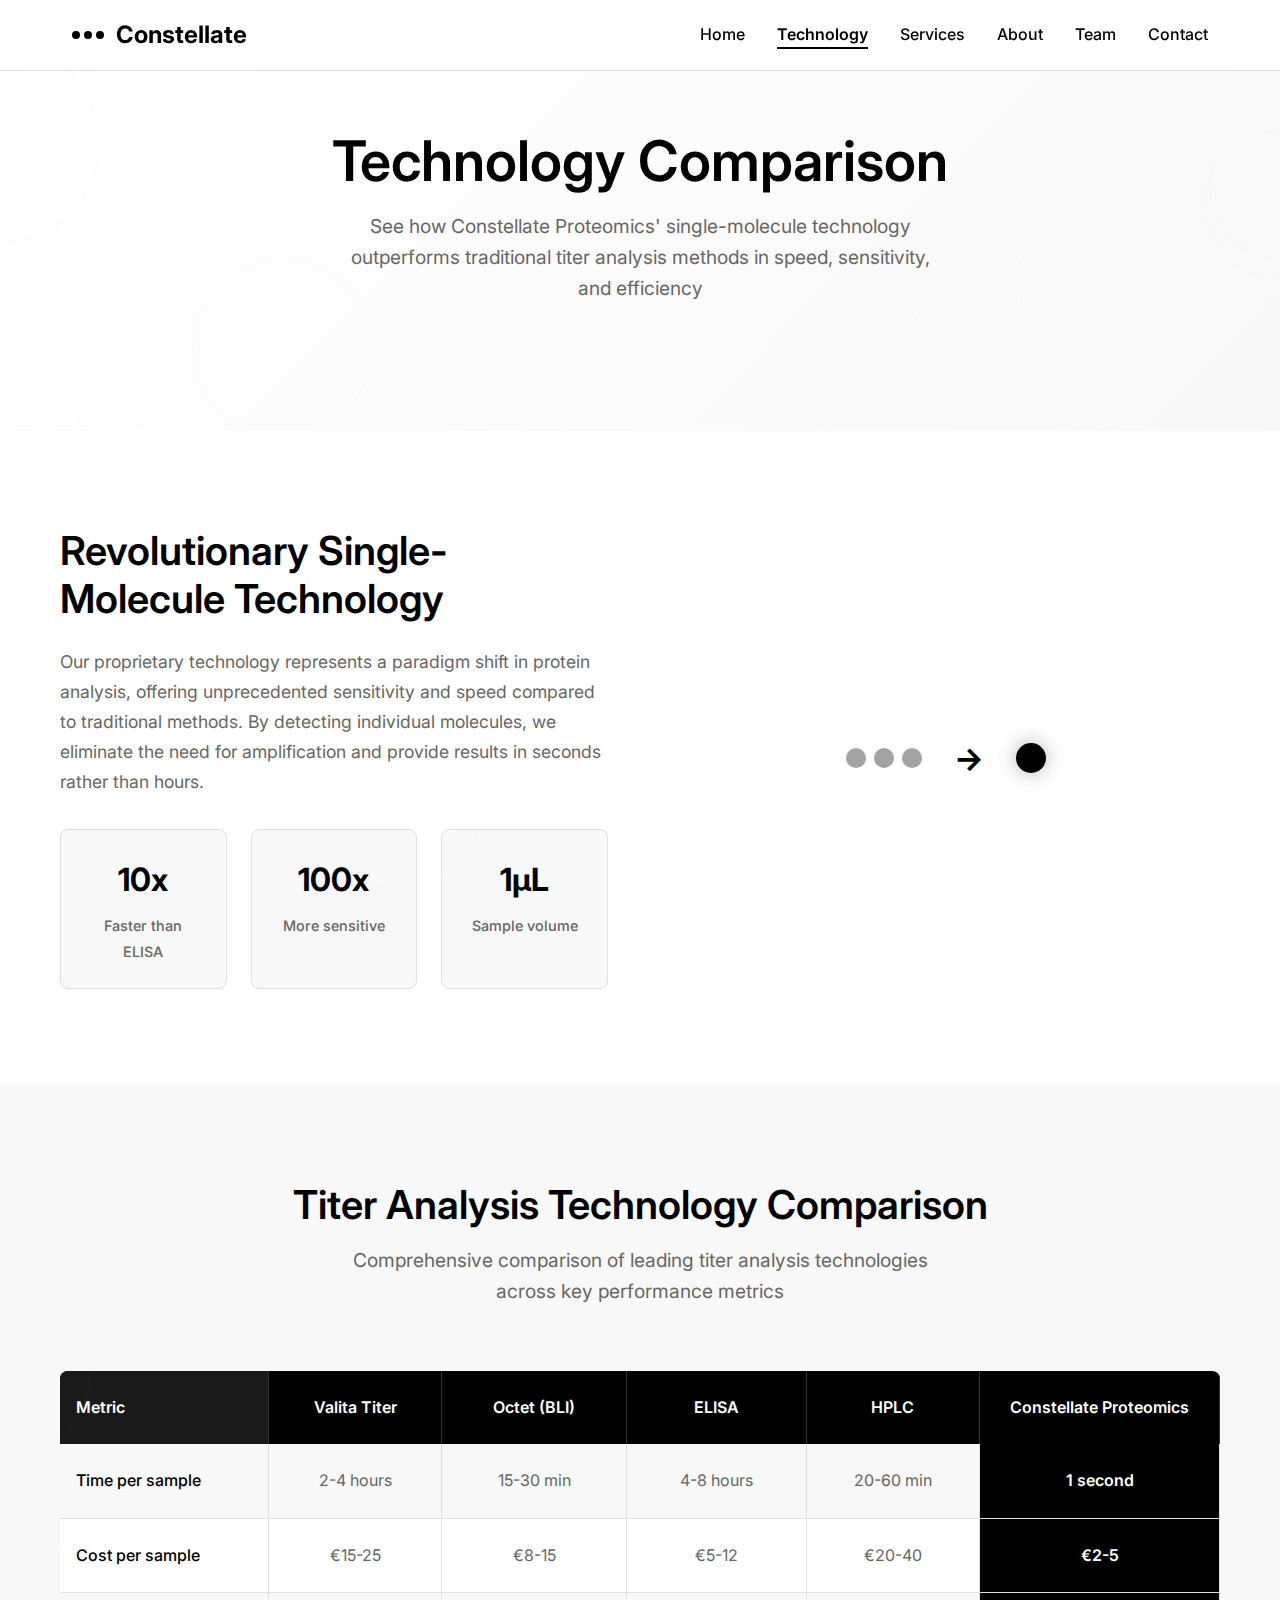
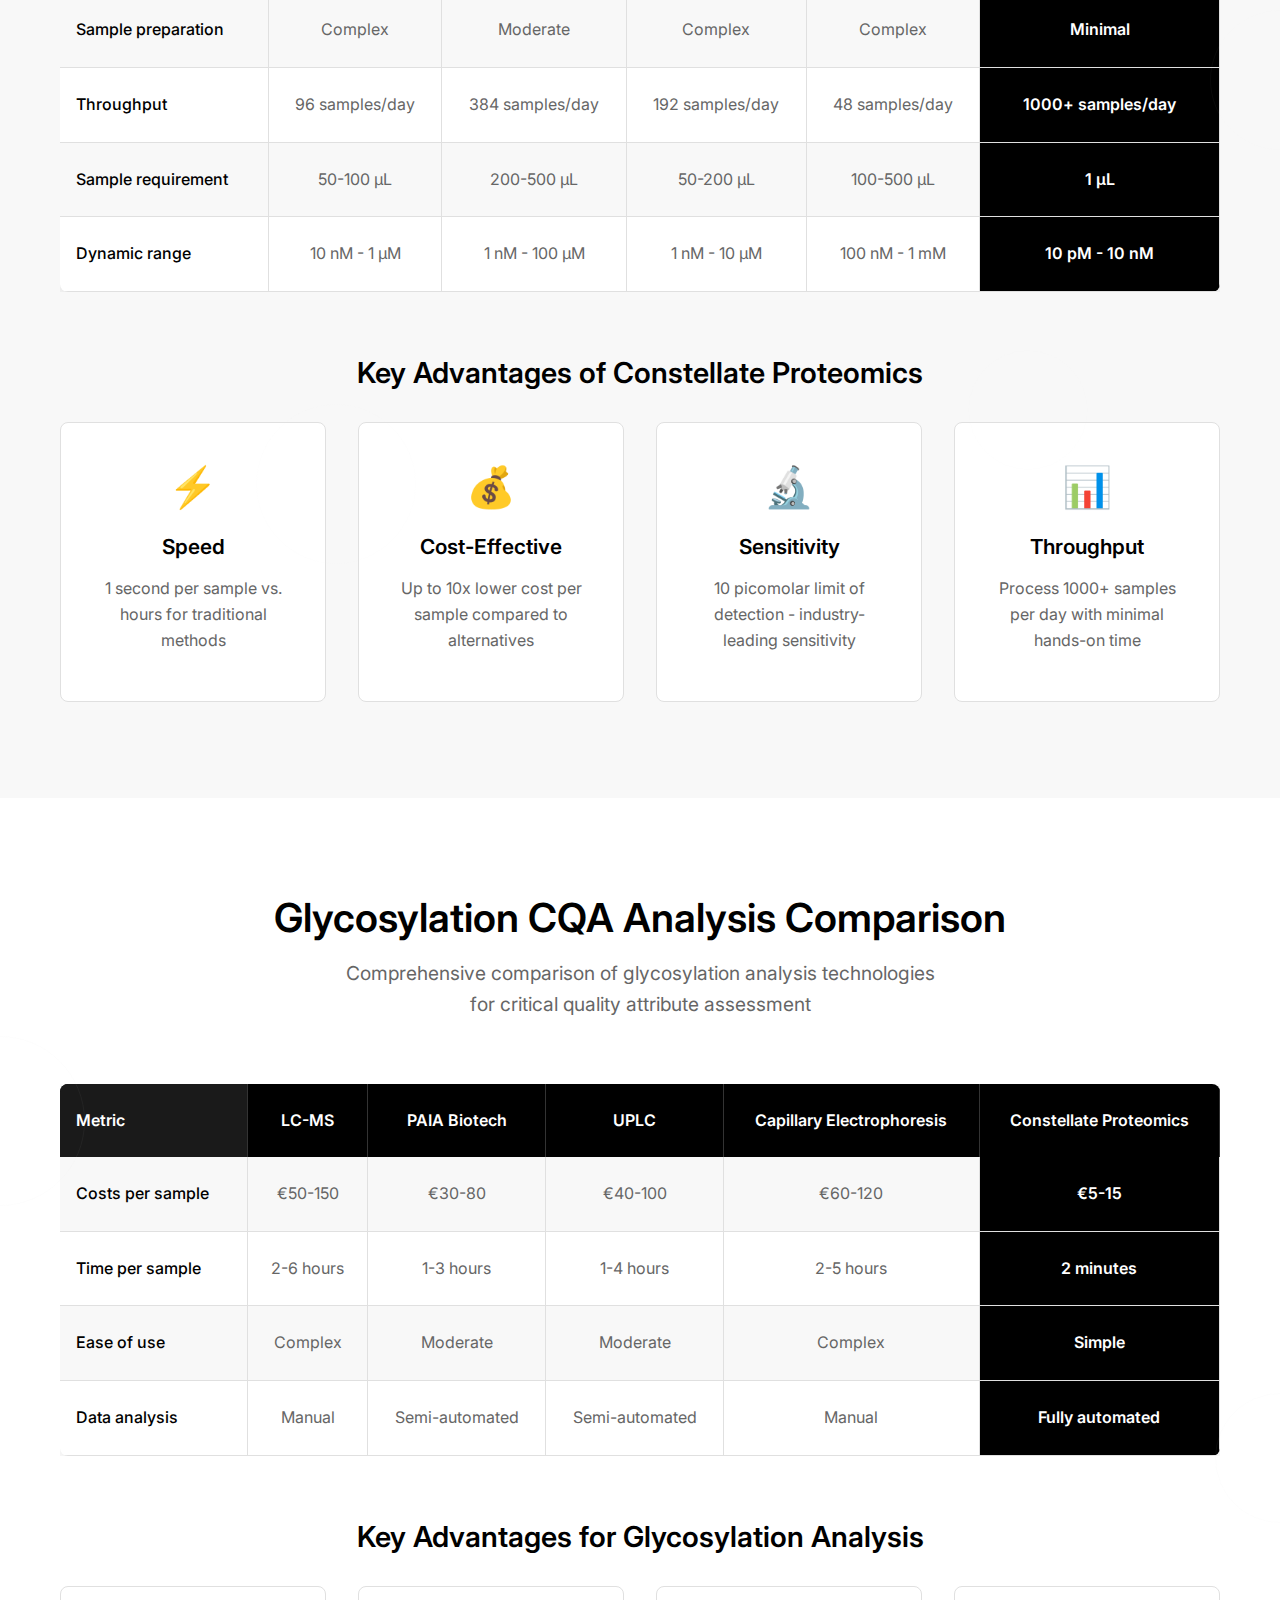
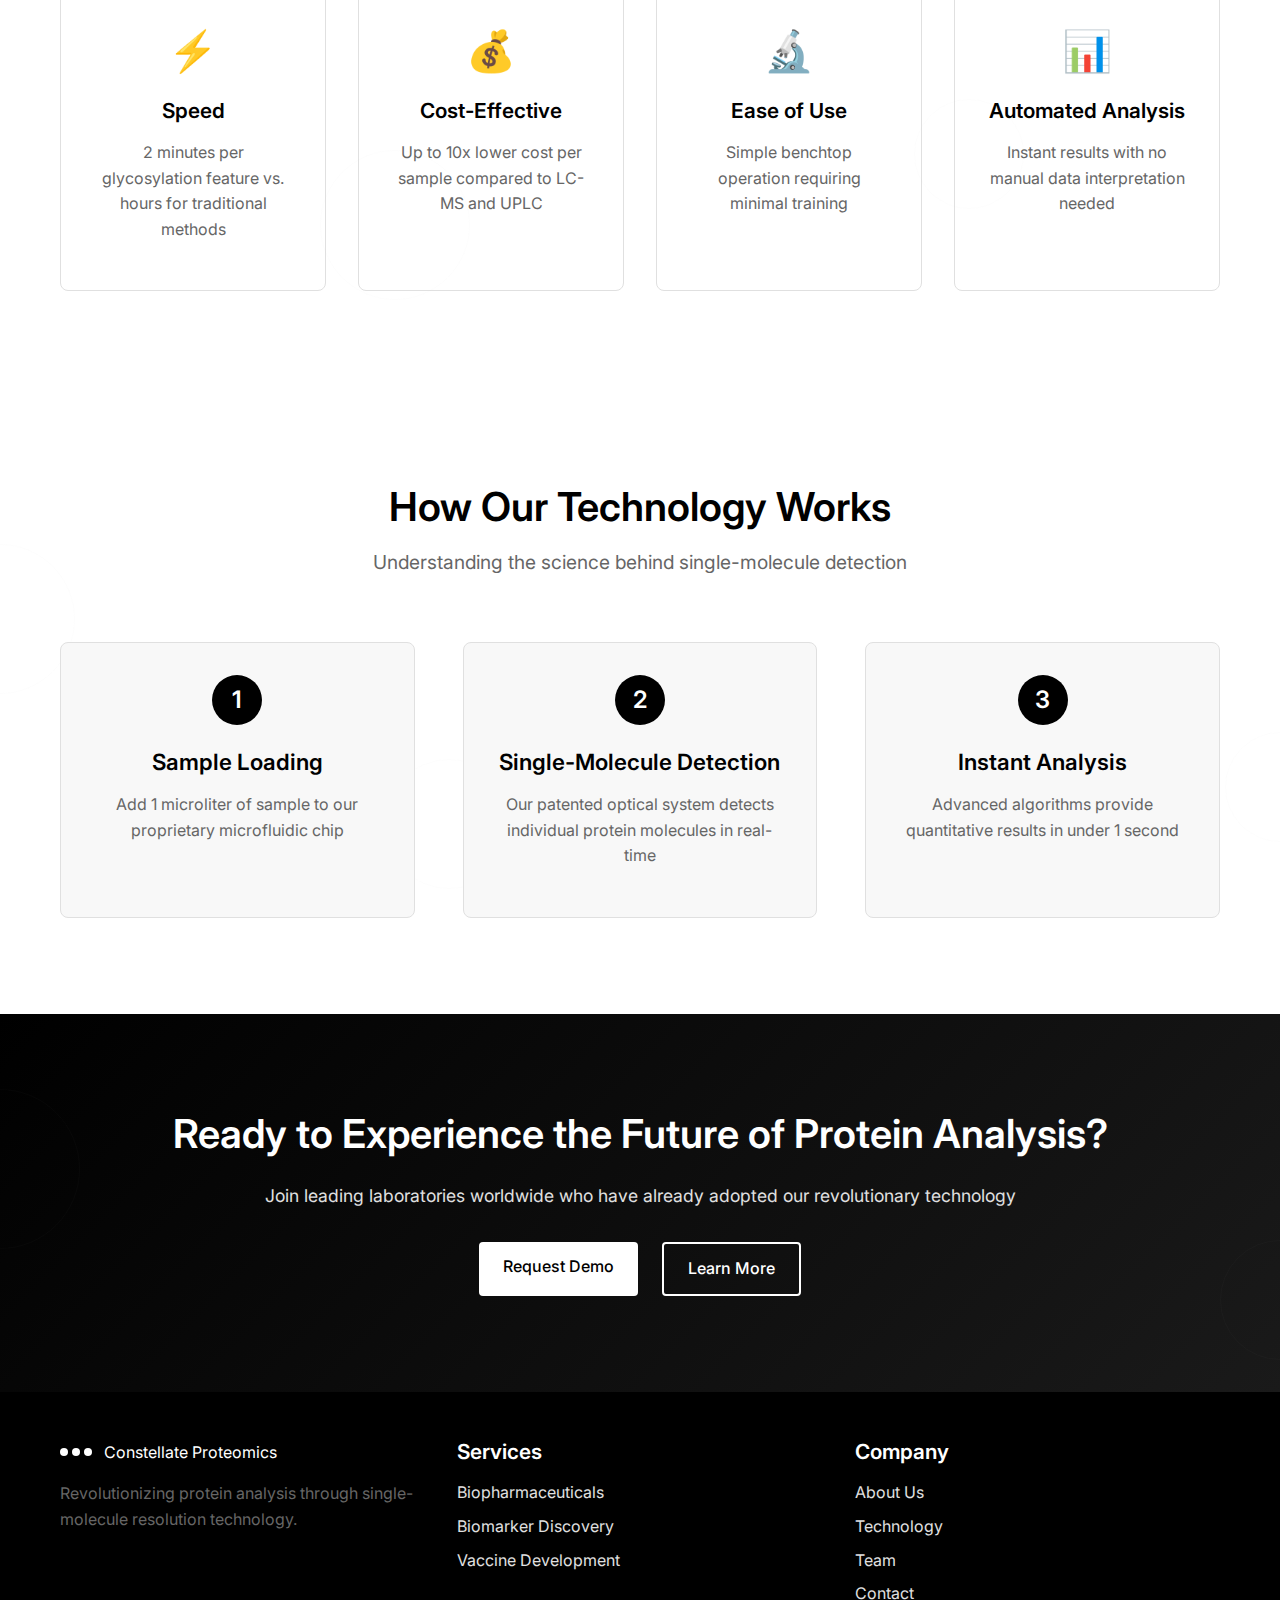
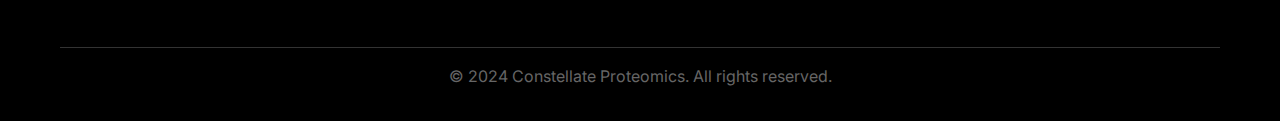
<file: technology.html>
<!DOCTYPE html>
<html lang="en">
<head>
    <meta charset="UTF-8">
    <meta name="viewport" content="width=device-width, initial-scale=1.0">
    <title>Technology Comparison - Constellate Proteomics</title>
    <meta name="description" content="Compare titer analysis technologies: Valita Titer, Octet (BLI), ELISA, HPLC, and Constellate Proteomics. See how our single-molecule technology outperforms traditional methods.">
    <link rel="stylesheet" href="styles.css">
    <link href="https://fonts.googleapis.com/css2?family=Inter:wght@300;400;500;600;700&display=swap" rel="stylesheet">
    <link rel="icon" type="image/svg+xml" href="favicon.svg">
</head>
<body>
    <!-- Navigation -->
    <nav class="navbar">
        <div class="nav-container">
            <div class="nav-logo">
                <div class="logo-molecule">
                    <div class="atom"></div>
                    <div class="atom"></div>
                    <div class="atom"></div>
                </div>
                <span class="logo-text">Constellate</span>
            </div>
            <ul class="nav-menu">
                <li><a href="index.html" class="nav-link">Home</a></li>
                <li><a href="technology.html" class="nav-link active">Technology</a></li>
                <li><a href="index.html#services" class="nav-link">Services</a></li>
                <li><a href="index.html#about" class="nav-link">About</a></li>
                <li><a href="team.html" class="nav-link">Team</a></li>
                <li><a href="index.html#contact" class="nav-link">Contact</a></li>
            </ul>
            <div class="hamburger">
                <span></span>
                <span></span>
                <span></span>
            </div>
        </div>
    </nav>

    <!-- Technology Hero Section -->
    <section class="tech-hero">
        <div class="tech-hero-circle"></div>
        <div class="tech-hero-circle"></div>
        <div class="tech-hero-circle"></div>
        <div class="tech-hero-circle"></div>
        <div class="tech-hero-circle"></div>
        <div class="tech-hero-circle"></div>
        <div class="container">
            <div class="section-header">
                <h1>Technology Comparison</h1>
                <p>See how Constellate Proteomics' single-molecule technology outperforms traditional titer analysis methods in speed, sensitivity, and efficiency</p>
            </div>
        </div>
    </section>

    <!-- Technology Overview Section -->
    <section class="tech-overview">
        <div class="tech-overview-circle"></div>
        <div class="tech-overview-circle"></div>
        <div class="tech-overview-circle"></div>
        <div class="container">
            <div class="tech-overview-content">
                <div class="overview-text">
                    <h2>Revolutionary Single-Molecule Technology</h2>
                    <p>Our proprietary technology represents a paradigm shift in protein analysis, offering unprecedented sensitivity and speed compared to traditional methods. By detecting individual molecules, we eliminate the need for amplification and provide results in seconds rather than hours.</p>
                    <div class="tech-highlights">
                        <div class="highlight-item">
                            <span class="highlight-number">10x</span>
                            <span class="highlight-label">Faster than ELISA</span>
                        </div>
                        <div class="highlight-item">
                            <span class="highlight-number">100x</span>
                            <span class="highlight-label">More sensitive</span>
                        </div>
                        <div class="highlight-item">
                            <span class="highlight-number">1μL</span>
                            <span class="highlight-label">Sample volume</span>
                        </div>
                    </div>
                </div>
                <div class="overview-visual">
                    <div class="molecule-comparison">
                        <div class="molecule-group">
                            <div class="molecule-item"></div>
                            <div class="molecule-item"></div>
                            <div class="molecule-item"></div>
                        </div>
                        <div class="comparison-arrow">→</div>
                        <div class="single-molecule">
                            <div class="molecule-single"></div>
                        </div>
                    </div>
                </div>
            </div>
        </div>
    </section>

    <!-- Comparison Table Section -->
    <section class="comparison-section">
        <div class="comparison-circle"></div>
        <div class="comparison-circle"></div>
        <div class="comparison-circle"></div>
        <div class="comparison-circle"></div>
        <div class="container">
            <div class="section-header">
                <h2>Titer Analysis Technology Comparison</h2>
                <p>Comprehensive comparison of leading titer analysis technologies across key performance metrics</p>
            </div>
            
            <div class="comparison-table-wrapper">
                <div class="comparison-table">
                    <div class="table-header">
                        <div class="metric-header">Metric</div>
                        <div class="tech-header">Valita Titer</div>
                        <div class="tech-header">Octet (BLI)</div>
                        <div class="tech-header">ELISA</div>
                        <div class="tech-header">HPLC</div>
                        <div class="tech-header">Constellate Proteomics</div>
                    </div>
                    
                    <div class="table-row">
                        <div class="metric-cell">Time per sample</div>
                        <div class="tech-cell">2-4 hours</div>
                        <div class="tech-cell">15-30 min</div>
                        <div class="tech-cell">4-8 hours</div>
                        <div class="tech-cell">20-60 min</div>
                        <div class="tech-cell highlight-cell">1 second</div>
                    </div>
                    
                    <div class="table-row">
                        <div class="metric-cell">Cost per sample</div>
                        <div class="tech-cell">€15-25</div>
                        <div class="tech-cell">€8-15</div>
                        <div class="tech-cell">€5-12</div>
                        <div class="tech-cell">€20-40</div>
                        <div class="tech-cell highlight-cell">€2-5</div>
                    </div>
                    
                    <div class="table-row">
                        <div class="metric-cell">Sample preparation</div>
                        <div class="tech-cell">Complex</div>
                        <div class="tech-cell">Moderate</div>
                        <div class="tech-cell">Complex</div>
                        <div class="tech-cell">Complex</div>
                        <div class="tech-cell highlight-cell">Minimal</div>
                    </div>
                    
                    <div class="table-row">
                        <div class="metric-cell">Throughput</div>
                        <div class="tech-cell">96 samples/day</div>
                        <div class="tech-cell">384 samples/day</div>
                        <div class="tech-cell">192 samples/day</div>
                        <div class="tech-cell">48 samples/day</div>
                        <div class="tech-cell highlight-cell">1000+ samples/day</div>
                    </div>
                    
                    <div class="table-row">
                        <div class="metric-cell">Sample requirement</div>
                        <div class="tech-cell">50-100 μL</div>
                        <div class="tech-cell">200-500 μL</div>
                        <div class="tech-cell">50-200 μL</div>
                        <div class="tech-cell">100-500 μL</div>
                        <div class="tech-cell highlight-cell">1 μL</div>
                    </div>
                    
                    <div class="table-row">
                        <div class="metric-cell">Dynamic range</div>
                        <div class="tech-cell">10 nM - 1 μM</div>
                        <div class="tech-cell">1 nM - 100 μM</div>
                        <div class="tech-cell">1 nM - 10 μM</div>
                        <div class="tech-cell">100 nM - 1 mM</div>
                        <div class="tech-cell highlight-cell">10 pM - 10 nM</div>
                    </div>
                </div>
            </div>
            
            <div class="comparison-notes">
                <h3>Key Advantages of Constellate Proteomics</h3>
                <div class="advantages-grid">
                    <div class="advantage-item">
                        <div class="advantage-icon">⚡</div>
                        <h4>Speed</h4>
                        <p>1 second per sample vs. hours for traditional methods</p>
                    </div>
                    <div class="advantage-item">
                        <div class="advantage-icon">💰</div>
                        <h4>Cost-Effective</h4>
                        <p>Up to 10x lower cost per sample compared to alternatives</p>
                    </div>
                    <div class="advantage-item">
                        <div class="advantage-icon">🔬</div>
                        <h4>Sensitivity</h4>
                        <p>10 picomolar limit of detection - industry-leading sensitivity</p>
                    </div>
                    <div class="advantage-item">
                        <div class="advantage-icon">📊</div>
                        <h4>Throughput</h4>
                        <p>Process 1000+ samples per day with minimal hands-on time</p>
                    </div>
                </div>
            </div>
        </div>
    </section>

    <!-- Glycosylation CQA Analysis Comparison Section -->
    <section class="glycosylation-comparison">
        <div class="glycosylation-circle"></div>
        <div class="glycosylation-circle"></div>
        <div class="glycosylation-circle"></div>
        <div class="glycosylation-circle"></div>
        <div class="container">
            <div class="section-header">
                <h2>Glycosylation CQA Analysis Comparison</h2>
                <p>Comprehensive comparison of glycosylation analysis technologies for critical quality attribute assessment</p>
            </div>
            
            <div class="comparison-table-wrapper">
                <div class="comparison-table">
                    <div class="table-header">
                        <div class="metric-header">Metric</div>
                        <div class="tech-header">LC-MS</div>
                        <div class="tech-header">PAIA Biotech</div>
                        <div class="tech-header">UPLC</div>
                        <div class="tech-header">Capillary Electrophoresis</div>
                        <div class="tech-header">Constellate Proteomics</div>
                    </div>
                    
                    <div class="table-row">
                        <div class="metric-cell">Costs per sample</div>
                        <div class="tech-cell">€50-150</div>
                        <div class="tech-cell">€30-80</div>
                        <div class="tech-cell">€40-100</div>
                        <div class="tech-cell">€60-120</div>
                        <div class="tech-cell highlight-cell">€5-15</div>
                    </div>
                    
                    <div class="table-row">
                        <div class="metric-cell">Time per sample</div>
                        <div class="tech-cell">2-6 hours</div>
                        <div class="tech-cell">1-3 hours</div>
                        <div class="tech-cell">1-4 hours</div>
                        <div class="tech-cell">2-5 hours</div>
                        <div class="tech-cell highlight-cell">2 minutes</div>
                    </div>
                    
                    <div class="table-row">
                        <div class="metric-cell">Ease of use</div>
                        <div class="tech-cell">Complex</div>
                        <div class="tech-cell">Moderate</div>
                        <div class="tech-cell">Moderate</div>
                        <div class="tech-cell">Complex</div>
                        <div class="tech-cell highlight-cell">Simple</div>
                    </div>
                    
                    <div class="table-row">
                        <div class="metric-cell">Data analysis</div>
                        <div class="tech-cell">Manual</div>
                        <div class="tech-cell">Semi-automated</div>
                        <div class="tech-cell">Semi-automated</div>
                        <div class="tech-cell">Manual</div>
                        <div class="tech-cell highlight-cell">Fully automated</div>
                    </div>
                </div>
            </div>
            
            <div class="comparison-notes">
                <h3>Key Advantages for Glycosylation Analysis</h3>
                <div class="advantages-grid">
                    <div class="advantage-item">
                        <div class="advantage-icon">⚡</div>
                        <h4>Speed</h4>
                        <p>2 minutes per glycosylation feature vs. hours for traditional methods</p>
                    </div>
                    <div class="advantage-item">
                        <div class="advantage-icon">💰</div>
                        <h4>Cost-Effective</h4>
                        <p>Up to 10x lower cost per sample compared to LC-MS and UPLC</p>
                    </div>
                    <div class="advantage-item">
                        <div class="advantage-icon">🔬</div>
                        <h4>Ease of Use</h4>
                        <p>Simple benchtop operation requiring minimal training</p>
                    </div>
                    <div class="advantage-item">
                        <div class="advantage-icon">📊</div>
                        <h4>Automated Analysis</h4>
                        <p>Instant results with no manual data interpretation needed</p>
                    </div>
                </div>
            </div>
        </div>
    </section>

    <!-- Technology Details Section -->
    <section class="tech-details">
        <div class="tech-details-circle"></div>
        <div class="tech-details-circle"></div>
        <div class="tech-details-circle"></div>
        <div class="container">
            <div class="section-header">
                <h2>How Our Technology Works</h2>
                <p>Understanding the science behind single-molecule detection</p>
            </div>
            
            <div class="tech-process">
                <div class="process-step">
                    <div class="step-number">1</div>
                    <h3>Sample Loading</h3>
                    <p>Add 1 microliter of sample to our proprietary microfluidic chip</p>
                </div>
                <div class="process-step">
                    <div class="step-number">2</div>
                    <h3>Single-Molecule Detection</h3>
                    <p>Our patented optical system detects individual protein molecules in real-time</p>
                </div>
                <div class="process-step">
                    <div class="step-number">3</div>
                    <h3>Instant Analysis</h3>
                    <p>Advanced algorithms provide quantitative results in under 1 second</p>
                </div>
            </div>
        </div>
    </section>

    <!-- CTA Section -->
    <section class="tech-cta">
        <div class="tech-cta-circle"></div>
        <div class="tech-cta-circle"></div>
        <div class="container">
            <div class="cta-content">
                <h2>Ready to Experience the Future of Protein Analysis?</h2>
                <p>Join leading laboratories worldwide who have already adopted our revolutionary technology</p>
                <div class="cta-buttons">
                    <a href="index.html#contact" class="btn btn-primary">Request Demo</a>
                    <a href="index.html#technology" class="btn btn-secondary">Learn More</a>
                </div>
            </div>
        </div>
    </section>

    <!-- Footer -->
    <footer class="footer">
        <div class="container">
            <div class="footer-content">
                <div class="footer-section">
                    <div class="footer-logo">
                        <div class="logo-molecule">
                            <div class="atom"></div>
                            <div class="atom"></div>
                            <div class="atom"></div>
                        </div>
                        <span>Constellate Proteomics</span>
                    </div>
                    <p>Revolutionizing protein analysis through single-molecule resolution technology.</p>
                </div>
                <div class="footer-section">
                    <h4>Services</h4>
                    <ul>
                        <li><a href="index.html#services">Biopharmaceuticals</a></li>
                        <li><a href="index.html#services">Biomarker Discovery</a></li>
                        <li><a href="index.html#services">Vaccine Development</a></li>
                    </ul>
                </div>
                <div class="footer-section">
                    <h4>Company</h4>
                    <ul>
                        <li><a href="index.html#about">About Us</a></li>
                        <li><a href="technology.html">Technology</a></li>
                        <li><a href="team.html">Team</a></li>
                        <li><a href="index.html#contact">Contact</a></li>
                    </ul>
                </div>
            </div>
            <div class="footer-bottom">
                <p>&copy; 2024 Constellate Proteomics. All rights reserved.</p>
            </div>
        </div>
    </footer>

    <script src="script.js"></script>
</body>
</html>
</file>
<file: styles.css>
/* Reset and Base Styles */
* {
    margin: 0;
    padding: 0;
    box-sizing: border-box;
}

:root {
    --primary-black: #000000;
    --secondary-black: #1a1a1a;
    --primary-white: #ffffff;
    --secondary-white: #f8f8f8;
    --accent-gray: #666666;
    --light-gray: #e0e0e0;
    --border-gray: #333333;
}

body {
    font-family: 'Inter', -apple-system, BlinkMacSystemFont, 'Segoe UI', Roboto, sans-serif;
    line-height: 1.6;
    color: var(--primary-black);
    background-color: var(--primary-white);
    overflow-x: hidden;
}

.container {
    max-width: 1200px;
    margin: 0 auto;
    padding: 0 20px;
}

/* Typography */
h1, h2, h3, h4, h5, h6 {
    font-weight: 600;
    line-height: 1.2;
    margin-bottom: 1rem;
}

h1 { font-size: 3.5rem; }
h2 { font-size: 2.5rem; }
h3 { font-size: 1.8rem; }
h4 { font-size: 1.3rem; }

p {
    margin-bottom: 1rem;
    color: var(--accent-gray);
}

/* Buttons */
.btn {
    display: inline-block;
    padding: 12px 24px;
    text-decoration: none;
    border-radius: 4px;
    font-weight: 500;
    transition: all 0.3s ease;
    border: none;
    cursor: pointer;
    font-size: 1rem;
}

.btn-primary {
    background-color: var(--primary-black);
    color: var(--primary-white);
}

.btn-primary:hover {
    background-color: var(--secondary-black);
    transform: translateY(-2px);
}

.btn-secondary {
    background-color: transparent;
    color: var(--primary-black);
    border: 2px solid var(--primary-black);
}

.btn-secondary:hover {
    background-color: var(--primary-black);
    color: var(--primary-white);
}

/* Navigation */
.navbar {
    position: fixed;
    top: 0;
    width: 100%;
    background-color: rgba(255, 255, 255, 0.95);
    backdrop-filter: blur(10px);
    z-index: 1000;
    border-bottom: 1px solid var(--light-gray);
}

.nav-container {
    display: flex;
    justify-content: space-between;
    align-items: center;
    padding: 1rem 2rem;
    max-width: 1200px;
    margin: 0 auto;
}

.nav-logo {
    display: flex;
    align-items: center;
    gap: 12px;
}

.logo-molecule {
    display: flex;
    gap: 4px;
}

.atom {
    width: 8px;
    height: 8px;
    background-color: var(--primary-black);
    border-radius: 50%;
    animation: pulse 2s infinite;
}

.atom:nth-child(2) {
    animation-delay: 0.5s;
}

.atom:nth-child(3) {
    animation-delay: 1s;
}

@keyframes pulse {
    0%, 100% { transform: scale(1); opacity: 1; }
    50% { transform: scale(1.2); opacity: 0.7; }
}

.logo-text {
    font-size: 1.5rem;
    font-weight: 700;
    color: var(--primary-black);
}

.nav-menu {
    display: flex;
    list-style: none;
    gap: 2rem;
}

.nav-link {
    text-decoration: none;
    color: var(--primary-black);
    font-weight: 500;
    transition: color 0.3s ease;
    position: relative;
}

.nav-link:hover {
    color: var(--accent-gray);
}

.nav-link::after {
    content: '';
    position: absolute;
    bottom: -5px;
    left: 0;
    width: 0;
    height: 2px;
    background-color: var(--primary-black);
    transition: width 0.3s ease;
}

.nav-link:hover::after {
    width: 100%;
}

.hamburger {
    display: none;
    flex-direction: column;
    cursor: pointer;
}

.hamburger span {
    width: 25px;
    height: 3px;
    background-color: var(--primary-black);
    margin: 3px 0;
    transition: 0.3s;
}

/* Hero Section */
.hero {
    position: relative;
    min-height: 100vh;
    display: flex;
    align-items: center;
    background: linear-gradient(135deg, var(--primary-white) 0%, var(--secondary-white) 100%);
    overflow: hidden;
}

/* Additional Background Animated Elements */
.background-circles {
    position: absolute;
    top: 0;
    left: 0;
    width: 100%;
    height: 100%;
    pointer-events: none;
    z-index: 1;
}

.circle-element {
    position: absolute;
    border: 1px solid var(--light-gray);
    border-radius: 50%;
    opacity: 0.08;
    animation: circleFloat 8s ease-in-out infinite;
}

.circle-element:nth-child(1) {
    width: 80px;
    height: 80px;
    top: 15%;
    left: 5%;
    animation-delay: 0s;
}

.circle-element:nth-child(2) {
    width: 120px;
    height: 120px;
    top: 70%;
    right: 8%;
    animation-delay: 1.5s;
}

.circle-element:nth-child(3) {
    width: 60px;
    height: 60px;
    top: 30%;
    left: 70%;
    animation-delay: 3s;
}

.circle-element:nth-child(4) {
    width: 100px;
    height: 100px;
    bottom: 25%;
    left: 15%;
    animation-delay: 4.5s;
}

.circle-element:nth-child(5) {
    width: 140px;
    height: 140px;
    top: 85%;
    right: 25%;
    animation-delay: 6s;
}

.circle-element:nth-child(6) {
    width: 70px;
    height: 70px;
    bottom: 15%;
    right: 5%;
    animation-delay: 2s;
}

.circle-element:nth-child(7) {
    width: 90px;
    height: 90px;
    top: 50%;
    left: 25%;
    animation-delay: 5.5s;
}

.circle-element:nth-child(8) {
    width: 110px;
    height: 110px;
    top: 10%;
    right: 35%;
    animation-delay: 3.5s;
}

@keyframes circleFloat {
    0%, 100% { 
        transform: translateY(0px) scale(1) rotate(0deg); 
        opacity: 0.08;
    }
    25% { 
        transform: translateY(-15px) scale(1.1) rotate(90deg); 
        opacity: 0.12;
    }
    50% { 
        transform: translateY(-25px) scale(0.9) rotate(180deg); 
        opacity: 0.15;
    }
    75% { 
        transform: translateY(-10px) scale(1.05) rotate(270deg); 
        opacity: 0.1;
    }
}

.hero-background {
    position: absolute;
    top: 0;
    left: 0;
    width: 100%;
    height: 100%;
    z-index: 1;
}

.molecule-grid {
    position: absolute;
    top: 0;
    left: 0;
    width: 100%;
    height: 100%;
    opacity: 0.1;
}

.molecule {
    position: absolute;
    width: 100px;
    height: 100px;
    border: 2px solid var(--border-gray);
    border-radius: 50%;
    animation: float 6s ease-in-out infinite;
}

.molecule:nth-child(1) {
    top: 20%;
    left: 10%;
    animation-delay: 0s;
}

.molecule:nth-child(2) {
    top: 60%;
    right: 15%;
    animation-delay: 2s;
}

.molecule:nth-child(3) {
    top: 40%;
    left: 60%;
    animation-delay: 4s;
}

.molecule:nth-child(4) {
    bottom: 30%;
    left: 20%;
    animation-delay: 1s;
}

.molecule:nth-child(5) {
    top: 80%;
    right: 40%;
    animation-delay: 3s;
}

.molecule:nth-child(6) {
    bottom: 20%;
    right: 10%;
    animation-delay: 5s;
}

@keyframes float {
    0%, 100% { transform: translateY(0px) rotate(0deg); }
    50% { transform: translateY(-20px) rotate(180deg); }
}

.hero-content {
    position: relative;
    z-index: 2;
    width: 100%;
}

.hero-title {
    font-size: 4rem;
    margin-bottom: 1.5rem;
    line-height: 1.1;
}

.highlight {
    background: linear-gradient(45deg, var(--primary-black), var(--accent-gray));
    -webkit-background-clip: text;
    -webkit-text-fill-color: transparent;
    background-clip: text;
}

.hero-subtitle {
    font-size: 1.3rem;
    max-width: 600px;
    margin-bottom: 2rem;
    color: var(--accent-gray);
}

.hero-cta {
    display: flex;
    gap: 1rem;
    flex-wrap: wrap;
}

/* Funding Partners Section */
.funding-partners {
    padding: 4rem 0;
    background-color: var(--primary-white);
    border-top: 1px solid var(--light-gray);
    border-bottom: 1px solid var(--light-gray);
}

/* Partners Section */
.partners {
    padding: 4rem 0;
    background-color: var(--secondary-white);
    border-bottom: 1px solid var(--light-gray);
}

.partners-grid {
    display: grid;
    grid-template-columns: repeat(auto-fit, minmax(180px, 1fr));
    gap: 2rem;
    margin-top: 2rem;
}

.partner-logo {
    text-align: center;
    transition: transform 0.3s ease;
}

.partner-logo:hover {
    transform: translateY(-5px);
}

.partners .logo-placeholder {
    width: 140px;
    height: 100px;
    background-color: var(--primary-white);
    border: 2px solid var(--light-gray);
    border-radius: 8px;
    display: flex;
    align-items: center;
    justify-content: center;
    font-size: 1rem;
    font-weight: 600;
    color: var(--primary-black);
    margin: 0 auto 1rem;
    transition: all 0.3s ease;
}

.partner-logo:hover .logo-placeholder {
    border-color: var(--primary-black);
    background-color: var(--primary-black);
    color: var(--primary-white);
    transform: scale(1.05);
}

.partner-logo p {
    font-size: 0.85rem;
    color: var(--accent-gray);
    font-weight: 500;
}

.funding-logos {
    display: flex;
    justify-content: center;
    align-items: center;
    gap: 3rem;
    flex-wrap: wrap;
    margin-top: 2rem;
}

.funding-logo {
    text-align: center;
    transition: transform 0.3s ease;
}

.funding-logo:hover {
    transform: translateY(-5px);
}

.logo-placeholder {
    width: 120px;
    height: 80px;
    background-color: var(--secondary-white);
    border: 2px solid var(--light-gray);
    border-radius: 8px;
    display: flex;
    align-items: center;
    justify-content: center;
    font-size: 1.2rem;
    font-weight: 600;
    color: var(--primary-black);
    margin-bottom: 1rem;
    transition: all 0.3s ease;
}

.funding-logo:hover .logo-placeholder {
    border-color: var(--primary-black);
    background-color: var(--primary-black);
    color: var(--primary-white);
    transform: scale(1.05);
}

.funding-logo p {
    font-size: 0.9rem;
    color: var(--accent-gray);
    font-weight: 500;
}

.funding-logo-img {
    width: 120px;
    height: 80px;
    object-fit: contain;
    margin-bottom: 1rem;
    transition: all 0.3s ease;
}

.funding-logo:hover .funding-logo-img {
    transform: scale(1.05);
}

/* Section Headers */
.section-header {
    text-align: center;
    margin-bottom: 4rem;
}

.section-header h2 {
    margin-bottom: 1rem;
}

.section-header p {
    font-size: 1.2rem;
    max-width: 600px;
    margin: 0 auto;
}

/* Technology Section */
.technology {
    padding: 6rem 0;
    background-color: var(--secondary-white);
    position: relative;
    overflow: hidden;
}

.technology::before {
    content: '';
    position: absolute;
    top: 0;
    left: 0;
    width: 100%;
    height: 100%;
    pointer-events: none;
}

.tech-circle {
    position: absolute;
    border: 1px solid var(--light-gray);
    border-radius: 50%;
    opacity: 0.06;
    animation: techCircleFloat 10s ease-in-out infinite;
}

.tech-circle:nth-child(1) {
    width: 150px;
    height: 150px;
    top: 20%;
    left: -75px;
    animation-delay: 0s;
}

.tech-circle:nth-child(2) {
    width: 100px;
    height: 100px;
    top: 60%;
    right: -50px;
    animation-delay: 3s;
}

.tech-circle:nth-child(3) {
    width: 80px;
    height: 80px;
    bottom: 30%;
    left: 10%;
    animation-delay: 6s;
}

.tech-circle:nth-child(4) {
    width: 120px;
    height: 120px;
    top: 10%;
    right: 15%;
    animation-delay: 2s;
}

@keyframes techCircleFloat {
    0%, 100% { 
        transform: translateX(0px) scale(1) rotate(0deg); 
        opacity: 0.06;
    }
    33% { 
        transform: translateX(20px) scale(1.1) rotate(120deg); 
        opacity: 0.1;
    }
    66% { 
        transform: translateX(-15px) scale(0.9) rotate(240deg); 
        opacity: 0.08;
    }
}

/* Technology Features Section */
.technology-features {
    padding: 6rem 0;
    background-color: var(--primary-white);
    border-top: 1px solid var(--light-gray);
    border-bottom: 1px solid var(--light-gray);
    position: relative;
    overflow: hidden;
}

.tech-features-bg {
    position: absolute;
    top: 0;
    left: 0;
    width: 100%;
    height: 100%;
    pointer-events: none;
    z-index: 1;
}

.molecule-float {
    position: absolute;
    width: 60px;
    height: 60px;
    border: 2px solid var(--light-gray);
    border-radius: 50%;
    opacity: 0.1;
    animation: moleculeFloat 15s ease-in-out infinite;
}

.molecule-float:nth-child(1) {
    top: 20%;
    left: 10%;
    animation-delay: 0s;
}

.molecule-float:nth-child(2) {
    top: 60%;
    right: 15%;
    animation-delay: 5s;
}

.molecule-float:nth-child(3) {
    bottom: 30%;
    left: 20%;
    animation-delay: 10s;
}

@keyframes moleculeFloat {
    0%, 100% { 
        transform: translateY(0px) rotate(0deg) scale(1); 
        opacity: 0.1;
    }
    50% { 
        transform: translateY(-30px) rotate(180deg) scale(1.1); 
        opacity: 0.15;
    }
}

.features-wrap {
    max-width: 1200px;
    margin: 0 auto;
    position: relative;
    z-index: 2;
}

.features-grid {
    display: grid;
    grid-template-columns: repeat(auto-fit, minmax(300px, 1fr));
    gap: 1.5rem;
}

.feature-card {
    background-color: var(--secondary-white);
    padding: 1.5rem;
    border-radius: 12px;
    border: 1px solid var(--light-gray);
    transition: all 0.3s ease;
    text-align: center;
    position: relative;
    overflow: hidden;
}

.feature-card::before {
    content: '';
    position: absolute;
    top: 0;
    left: -100%;
    width: 100%;
    height: 100%;
    background: linear-gradient(90deg, transparent, rgba(0,0,0,0.05), transparent);
    transition: left 0.5s ease;
}

.feature-card:hover::before {
    left: 100%;
}

.feature-card:hover {
    transform: translateY(-8px);
    box-shadow: 0 20px 40px rgba(0, 0, 0, 0.1);
    border-color: var(--primary-black);
}

.feature-icon {
    width: 80px;
    height: 80px;
    margin: 0 auto 1.5rem;
    display: flex;
    align-items: center;
    justify-content: center;
}

.molecule-icon-large {
    display: flex;
    gap: 4px;
}

.atom-large {
    width: 16px;
    height: 16px;
    background-color: var(--primary-black);
    border-radius: 50%;
    animation: pulse 2s infinite;
}

.atom-large:nth-child(2) {
    animation-delay: 0.5s;
}

.atom-large:nth-child(3) {
    animation-delay: 1s;
}

.droplet-icon {
    width: 60px;
    height: 60px;
    background: radial-gradient(circle at 30% 30%, var(--primary-black) 0%, var(--primary-black) 40%, transparent 40%);
    border-radius: 50% 50% 50% 5px;
    transform: rotate(-45deg);
}

.button-icon {
    width: 60px;
    height: 60px;
    background-color: var(--primary-black);
    border-radius: 8px;
    position: relative;
}

.button-icon::before {
    content: '';
    position: absolute;
    top: 50%;
    left: 50%;
    width: 20px;
    height: 20px;
    background-color: var(--primary-white);
    border-radius: 50%;
    transform: translate(-50%, -50%);
}

.clock-icon {
    width: 60px;
    height: 60px;
    border: 3px solid var(--primary-black);
    border-radius: 50%;
    position: relative;
}

.clock-icon::before {
    content: '';
    position: absolute;
    top: 50%;
    left: 50%;
    width: 2px;
    height: 20px;
    background-color: var(--primary-black);
    transform: translate(-50%, -50%);
}

.clock-icon::after {
    content: '';
    position: absolute;
    top: 50%;
    left: 50%;
    width: 2px;
    height: 15px;
    background-color: var(--primary-black);
    transform: translate(-50%, -50%) rotate(90deg);
}

.range-icon {
    width: 60px;
    height: 60px;
    background: linear-gradient(45deg, var(--primary-black) 0%, var(--accent-gray) 50%, var(--primary-black) 100%);
    border-radius: 8px;
    position: relative;
}

.range-icon::before {
    content: '';
    position: absolute;
    top: 50%;
    left: 50%;
    width: 40px;
    height: 2px;
    background-color: var(--primary-white);
    transform: translate(-50%, -50%);
}

.sensitivity-icon {
    width: 60px;
    height: 60px;
    background: radial-gradient(circle, var(--primary-black) 0%, var(--primary-black) 30%, transparent 30%);
    border-radius: 50%;
    position: relative;
}

.sensitivity-icon::before {
    content: '';
    position: absolute;
    top: 50%;
    left: 50%;
    width: 30px;
    height: 30px;
    border: 2px solid var(--primary-black);
    border-radius: 50%;
    transform: translate(-50%, -50%);
}

.glycan-icon {
    width: 60px;
    height: 60px;
    background: radial-gradient(circle, var(--primary-black) 0%, var(--primary-black) 25%, transparent 25%);
    border-radius: 50%;
    position: relative;
}

.glycan-icon::before,
.glycan-icon::after {
    content: '';
    position: absolute;
    width: 15px;
    height: 15px;
    background-color: var(--accent-gray);
    border-radius: 50%;
}

.glycan-icon::before {
    top: 0;
    left: 50%;
    transform: translateX(-50%);
}

.glycan-icon::after {
    bottom: 0;
    left: 50%;
    transform: translateX(-50%);
}

.award-icon {
    width: 60px;
    height: 60px;
    background-color: var(--primary-black);
    border-radius: 8px;
    position: relative;
}

.award-icon::before {
    content: '★';
    position: absolute;
    top: 50%;
    left: 50%;
    color: var(--primary-white);
    font-size: 2rem;
    transform: translate(-50%, -50%);
}

.speed-icon {
    width: 60px;
    height: 60px;
    background-color: var(--primary-black);
    border-radius: 50%;
    position: relative;
}

.speed-icon::before {
    content: '';
    position: absolute;
    top: 50%;
    left: 50%;
    width: 0;
    height: 0;
    border-left: 20px solid var(--primary-white);
    border-top: 10px solid transparent;
    border-bottom: 10px solid transparent;
    transform: translate(-50%, -50%);
}

.feature-card h3 {
    font-size: 1.2rem;
    margin-bottom: 1rem;
    color: var(--primary-black);
}

.feature-card p {
    font-size: 0.95rem;
    line-height: 1.6;
    color: var(--accent-gray);
    margin: 0;
}

.device-intro {
    font-size: 1.1rem;
    max-width: 800px;
    margin: 0 auto 2rem;
    color: var(--accent-gray);
    line-height: 1.6;
}

.tech-description {
    font-size: 1.1rem;
    max-width: 700px;
    margin: 0 auto 1rem;
    color: var(--accent-gray);
    line-height: 1.6;
}

.features-wrap {
    max-width: 1100px;
    margin: 0 auto;
}

.features-list {
    display: grid;
    grid-template-columns: repeat(2, minmax(0, 1fr));
    gap: 1.25rem 2rem;
    list-style: none;
    font-size: 1.05rem;
}

.features-list li {
    position: relative;
    padding-left: 1.5rem;
    color: var(--accent-gray);
}

.features-list li::before {
    content: '';
    position: absolute;
    left: 0;
    top: 0.6rem;
    width: 8px;
    height: 8px;
    border-radius: 50%;
    background-color: var(--primary-black);
}

.features-list strong {
    color: var(--primary-black);
}

.tech-grid {
    display: grid;
    grid-template-columns: repeat(auto-fit, minmax(300px, 1fr));
    gap: 2rem;
}

.tech-card {
    background-color: var(--primary-white);
    padding: 2rem;
    border-radius: 8px;
    text-align: center;
    border: 1px solid var(--light-gray);
    transition: transform 0.3s ease, box-shadow 0.3s ease;
}

.tech-card:hover {
    transform: translateY(-5px);
    box-shadow: 0 10px 30px rgba(0, 0, 0, 0.1);
}

.tech-icon {
    width: 80px;
    height: 80px;
    margin: 0 auto 1.5rem;
    display: flex;
    align-items: center;
    justify-content: center;
}

.dna-helix {
    width: 60px;
    height: 60px;
    border: 3px solid var(--primary-black);
    border-radius: 50%;
    position: relative;
    animation: rotate 4s linear infinite;
}

.dna-helix::before {
    content: '';
    position: absolute;
    top: 50%;
    left: 50%;
    width: 40px;
    height: 40px;
    border: 2px solid var(--accent-gray);
    border-radius: 50%;
    transform: translate(-50%, -50%);
}

@keyframes rotate {
    from { transform: rotate(0deg); }
    to { transform: rotate(360deg); }
}

.microscope {
    width: 60px;
    height: 60px;
    border: 3px solid var(--primary-black);
    border-radius: 50%;
    position: relative;
}

.microscope::before {
    content: '';
    position: absolute;
    top: 50%;
    left: 50%;
    width: 30px;
    height: 30px;
    border: 2px solid var(--accent-gray);
    border-radius: 50%;
    transform: translate(-50%, -50%);
}

.glycan {
    width: 60px;
    height: 60px;
    background: radial-gradient(circle, var(--primary-black) 30%, transparent 30%);
    position: relative;
}

.glycan::before,
.glycan::after {
    content: '';
    position: absolute;
    width: 20px;
    height: 20px;
    background-color: var(--accent-gray);
    border-radius: 50%;
}

.glycan::before {
    top: 0;
    left: 50%;
    transform: translateX(-50%);
}

.glycan::after {
    bottom: 0;
    left: 50%;
    transform: translateX(-50%);
}

/* Services Section */
.services {
    padding: 6rem 0;
    position: relative;
    overflow: hidden;
}

.service-circle {
    position: absolute;
    border: 1px solid var(--light-gray);
    border-radius: 50%;
    opacity: 0.05;
    animation: serviceCircleFloat 12s ease-in-out infinite;
}

.service-circle:nth-child(1) {
    width: 90px;
    height: 90px;
    top: 15%;
    left: 5%;
    animation-delay: 0s;
}

.service-circle:nth-child(2) {
    width: 130px;
    height: 130px;
    top: 70%;
    right: 8%;
    animation-delay: 4s;
}

.service-circle:nth-child(3) {
    width: 70px;
    height: 70px;
    bottom: 20%;
    left: 15%;
    animation-delay: 8s;
}

.service-circle:nth-child(4) {
    width: 110px;
    height: 110px;
    top: 40%;
    right: 20%;
    animation-delay: 2s;
}

@keyframes serviceCircleFloat {
    0%, 100% { 
        transform: translateY(0px) scale(1) rotate(0deg); 
        opacity: 0.05;
    }
    25% { 
        transform: translateY(-20px) scale(1.15) rotate(90deg); 
        opacity: 0.08;
    }
    50% { 
        transform: translateY(-30px) scale(0.85) rotate(180deg); 
        opacity: 0.12;
    }
    75% { 
        transform: translateY(-15px) scale(1.05) rotate(270deg); 
        opacity: 0.06;
    }
}

.services-grid {
    display: grid;
    grid-template-columns: repeat(auto-fit, minmax(350px, 1fr));
    gap: 2rem;
}

.service-card {
    background-color: var(--secondary-white);
    padding: 2rem;
    border-radius: 8px;
    border-left: 4px solid var(--primary-black);
    transition: transform 0.3s ease;
}

.service-card:hover {
    transform: translateX(5px);
}

.service-card h3 {
    color: var(--primary-black);
    margin-bottom: 1rem;
}

.service-card ul {
    list-style: none;
    margin-top: 1rem;
}

.service-card li {
    padding: 0.5rem 0;
    border-bottom: 1px solid var(--light-gray);
    position: relative;
    padding-left: 1.5rem;
}

.service-card li::before {
    content: '•';
    position: absolute;
    left: 0;
    color: var(--primary-black);
    font-weight: bold;
}

/* About Section */
.about {
    padding: 6rem 0;
    background-color: var(--secondary-white);
    position: relative;
    overflow: hidden;
}

.about-circle {
    position: absolute;
    border: 1px solid var(--light-gray);
    border-radius: 50%;
    opacity: 0.04;
    animation: aboutCircleFloat 15s ease-in-out infinite;
}

.about-circle:nth-child(1) {
    width: 160px;
    height: 160px;
    top: 10%;
    left: -80px;
    animation-delay: 0s;
}

.about-circle:nth-child(2) {
    width: 120px;
    height: 120px;
    top: 80%;
    right: -60px;
    animation-delay: 5s;
}

.about-circle:nth-child(3) {
    width: 100px;
    height: 100px;
    bottom: 15%;
    left: 20%;
    animation-delay: 10s;
}

@keyframes aboutCircleFloat {
    0%, 100% { 
        transform: translateX(0px) scale(1) rotate(0deg); 
        opacity: 0.04;
    }
    33% { 
        transform: translateX(30px) scale(1.2) rotate(120deg); 
        opacity: 0.08;
    }
    66% { 
        transform: translateX(-20px) scale(0.8) rotate(240deg); 
        opacity: 0.06;
    }
}

.about-content {
    display: grid;
    grid-template-columns: 1fr 1fr;
    gap: 4rem;
    align-items: center;
}

.achievements {
    display: grid;
    grid-template-columns: repeat(3, 1fr);
    gap: 1rem;
    margin-top: 2rem;
}

.achievement {
    text-align: center;
    padding: 1rem;
    background-color: var(--primary-white);
    border-radius: 8px;
    border: 1px solid var(--light-gray);
}

.achievement-number {
    display: block;
    font-size: 1.5rem;
    font-weight: 700;
    color: var(--primary-black);
}

.achievement-label {
    font-size: 0.9rem;
    color: var(--accent-gray);
}

.about-visual {
    display: flex;
    justify-content: center;
    align-items: center;
}

.protein-structure {
    position: relative;
    width: 200px;
    height: 200px;
}

.protein-chain {
    position: absolute;
    width: 60px;
    height: 60px;
    border: 3px solid var(--primary-black);
    border-radius: 50%;
    animation: proteinFloat 4s ease-in-out infinite;
}

.protein-chain:nth-child(1) {
    top: 0;
    left: 50%;
    transform: translateX(-50%);
    animation-delay: 0s;
}

.protein-chain:nth-child(2) {
    top: 50%;
    right: 0;
    transform: translateY(-50%);
    animation-delay: 1.3s;
}

.protein-chain:nth-child(3) {
    bottom: 0;
    left: 50%;
    transform: translateX(-50%);
    animation-delay: 2.6s;
}

@keyframes proteinFloat {
    0%, 100% { transform: translateY(0px) scale(1); }
    50% { transform: translateY(-10px) scale(1.1); }
}

/* Contact Section */
.contact {
    padding: 6rem 0;
}

.contact-content {
    display: grid;
    grid-template-columns: 1fr 1fr;
    gap: 4rem;
}

.contact-info {
    display: flex;
    flex-direction: column;
    gap: 2rem;
}

.contact-item {
    display: flex;
    gap: 1rem;
    align-items: flex-start;
}

.contact-icon {
    font-size: 1.5rem;
    width: 40px;
    height: 40px;
    display: flex;
    align-items: center;
    justify-content: center;
    background-color: var(--secondary-white);
    border-radius: 50%;
}

.contact-form {
    display: flex;
    flex-direction: column;
    gap: 1rem;
}

.form-group input,
.form-group textarea {
    width: 100%;
    padding: 12px;
    border: 2px solid var(--light-gray);
    border-radius: 4px;
    font-family: inherit;
    font-size: 1rem;
    transition: border-color 0.3s ease;
}

.form-group input:focus,
.form-group textarea:focus {
    outline: none;
    border-color: var(--primary-black);
}

/* Footer */
.footer {
    background-color: var(--primary-black);
    color: var(--primary-white);
    padding: 3rem 0 1rem;
}

.footer-content {
    display: grid;
    grid-template-columns: repeat(auto-fit, minmax(250px, 1fr));
    gap: 2rem;
    margin-bottom: 2rem;
}

.footer-logo {
    display: flex;
    align-items: center;
    gap: 12px;
    margin-bottom: 1rem;
}

.footer-logo .logo-molecule .atom {
    background-color: var(--primary-white);
}

.footer-section h4 {
    margin-bottom: 1rem;
    color: var(--primary-white);
}

.footer-section ul {
    list-style: none;
}

.footer-section ul li {
    margin-bottom: 0.5rem;
}

.footer-section ul li a {
    color: var(--light-gray);
    text-decoration: none;
    transition: color 0.3s ease;
}

.footer-section ul li a:hover {
    color: var(--primary-white);
}

.footer-bottom {
    border-top: 1px solid var(--border-gray);
    padding-top: 1rem;
    text-align: center;
    color: var(--light-gray);
}

/* Team Page Styles */
.team-hero {
    padding: 8rem 0 4rem;
    background-color: var(--secondary-white);
    text-align: center;
    position: relative;
    overflow: hidden;
}

.team-hero-circle {
    position: absolute;
    border: 1px solid var(--light-gray);
    border-radius: 50%;
    opacity: 0.06;
    animation: teamHeroCircleFloat 18s ease-in-out infinite;
}

.team-hero-circle:nth-child(1) {
    width: 180px;
    height: 180px;
    top: 15%;
    left: -90px;
    animation-delay: 0s;
}

.team-hero-circle:nth-child(2) {
    width: 140px;
    height: 140px;
    top: 60%;
    right: -70px;
    animation-delay: 6s;
}

.team-hero-circle:nth-child(3) {
    width: 100px;
    height: 100px;
    bottom: 25%;
    left: 20%;
    animation-delay: 12s;
}

.team-hero-circle:nth-child(4) {
    width: 160px;
    height: 160px;
    top: 45%;
    left: 10%;
    animation-delay: 3s;
}

.team-hero-circle:nth-child(5) {
    width: 120px;
    height: 120px;
    top: 75%;
    right: 25%;
    animation-delay: 9s;
}

.team-hero-circle:nth-child(6) {
    width: 140px;
    height: 140px;
    bottom: 10%;
    right: -70px;
    animation-delay: 15s;
}

@keyframes teamHeroCircleFloat {
    0%, 100% { 
        transform: translateX(0px) scale(1) rotate(0deg); 
        opacity: 0.06;
    }
    25% { 
        transform: translateX(25px) scale(1.15) rotate(90deg); 
        opacity: 0.1;
    }
    50% { 
        transform: translateX(40px) scale(0.85) rotate(180deg); 
        opacity: 0.14;
    }
    75% { 
        transform: translateX(15px) scale(1.05) rotate(270deg); 
        opacity: 0.08;
    }
}

/* Team Members Section Circles */
.team-members {
    position: relative;
    overflow: hidden;
}

.team-members-circle {
    position: absolute;
    border: 1px solid var(--light-gray);
    border-radius: 50%;
    opacity: 0.05;
    animation: teamMembersCircleFloat 20s ease-in-out infinite;
}

.team-members-circle:nth-child(1) {
    width: 160px;
    height: 160px;
    top: 10%;
    left: -80px;
    animation-delay: 0s;
}

.team-members-circle:nth-child(2) {
    width: 120px;
    height: 120px;
    top: 30%;
    right: -60px;
    animation-delay: 4s;
}

.team-members-circle:nth-child(3) {
    width: 140px;
    height: 140px;
    top: 60%;
    left: 15%;
    animation-delay: 8s;
}

.team-members-circle:nth-child(4) {
    width: 100px;
    height: 100px;
    bottom: 20%;
    right: 10%;
    animation-delay: 12s;
}

.team-members-circle:nth-child(5) {
    width: 180px;
    height: 180px;
    top: 80%;
    left: -90px;
    animation-delay: 16s;
}

@keyframes teamMembersCircleFloat {
    0%, 100% { 
        transform: translateY(0px) scale(1) rotate(0deg); 
        opacity: 0.05;
    }
    25% { 
        transform: translateY(-20px) scale(1.1) rotate(90deg); 
        opacity: 0.08;
    }
    50% { 
        transform: translateY(-35px) scale(0.9) rotate(180deg); 
        opacity: 0.12;
    }
    75% { 
        transform: translateY(-15px) scale(1.05) rotate(270deg); 
        opacity: 0.06;
    }
}

/* Advisory Board Section Circles */
.advisory-board {
    position: relative;
    overflow: hidden;
}

.advisory-board-circle {
    position: absolute;
    border: 1px solid var(--light-gray);
    border-radius: 50%;
    opacity: 0.04;
    animation: advisoryBoardCircleFloat 22s ease-in-out infinite;
}

.advisory-board-circle:nth-child(1) {
    width: 140px;
    height: 140px;
    top: 15%;
    left: -70px;
    animation-delay: 0s;
}

.advisory-board-circle:nth-child(2) {
    width: 100px;
    height: 100px;
    top: 40%;
    right: -50px;
    animation-delay: 5s;
}

.advisory-board-circle:nth-child(3) {
    width: 160px;
    height: 160px;
    top: 70%;
    left: 20%;
    animation-delay: 10s;
}

.advisory-board-circle:nth-child(4) {
    width: 120px;
    height: 120px;
    bottom: 15%;
    right: 15%;
    animation-delay: 15s;
}

.advisory-board-circle:nth-child(5) {
    width: 90px;
    height: 90px;
    top: 25%;
    right: 30%;
    animation-delay: 20s;
}

@keyframes advisoryBoardCircleFloat {
    0%, 100% { 
        transform: translateX(0px) scale(1) rotate(0deg); 
        opacity: 0.04;
    }
    20% { 
        transform: translateX(30px) scale(1.2) rotate(72deg); 
        opacity: 0.08;
    }
    40% { 
        transform: translateX(50px) scale(0.8) rotate(144deg); 
        opacity: 0.12;
    }
    60% { 
        transform: translateX(20px) scale(1.1) rotate(216deg); 
        opacity: 0.06;
    }
    80% { 
        transform: translateX(40px) scale(0.95) rotate(288deg); 
        opacity: 0.09;
    }
}

/* Join Team Section Circles */
.join-team {
    position: relative;
    overflow: hidden;
}

.join-team-circle {
    position: absolute;
    border: 1px solid var(--light-gray);
    border-radius: 50%;
    opacity: 0.06;
    animation: joinTeamCircleFloat 25s ease-in-out infinite;
}

.join-team-circle:nth-child(1) {
    width: 130px;
    height: 130px;
    top: 20%;
    left: -65px;
    animation-delay: 0s;
}

.join-team-circle:nth-child(2) {
    width: 110px;
    height: 110px;
    top: 60%;
    right: -55px;
    animation-delay: 8s;
}

.join-team-circle:nth-child(3) {
    width: 150px;
    height: 150px;
    bottom: 25%;
    left: 25%;
    animation-delay: 16s;
}

@keyframes joinTeamCircleFloat {
    0%, 100% { 
        transform: translateY(0px) scale(1) rotate(0deg); 
        opacity: 0.06;
    }
    33% { 
        transform: translateY(-25px) scale(1.15) rotate(120deg); 
        opacity: 0.1;
    }
    66% { 
        transform: translateY(-40px) scale(0.85) rotate(240deg); 
        opacity: 0.14;
    }
}

.team-hero h1 {
    font-size: 3.5rem;
    margin-bottom: 1.5rem;
}

.team-members {
    padding: 6rem 0;
}

.team-grid {
    display: grid;
    grid-template-columns: repeat(auto-fit, minmax(400px, 1fr));
    gap: 3rem;
}

.team-member {
    background-color: var(--primary-white);
    border-radius: 12px;
    padding: 2rem;
    border: 1px solid var(--light-gray);
    transition: transform 0.3s ease, box-shadow 0.3s ease;
}

.team-member:hover {
    transform: translateY(-5px);
    box-shadow: 0 15px 40px rgba(0, 0, 0, 0.1);
}

.member-photo {
    text-align: center;
    margin-bottom: 1.5rem;
}

.team-photo {
    width: 120px;
    height: 120px;
    border-radius: 50%;
    object-fit: cover;
    border: 3px solid var(--primary-black);
    margin: 0 auto;
    display: block;
    transition: transform 0.3s ease, border-color 0.3s ease;
}

.team-photo:hover {
    transform: scale(1.05);
    border-color: var(--accent-gray);
}

.photo-placeholder {
    width: 120px;
    height: 120px;
    border-radius: 50%;
    background-color: var(--secondary-white);
    border: 3px solid var(--primary-black);
    display: flex;
    align-items: center;
    justify-content: center;
    margin: 0 auto;
    transition: transform 0.3s ease;
}

.team-member:hover .photo-placeholder {
    transform: scale(1.05);
}

.molecule-icon {
    display: flex;
    gap: 3px;
}

.molecule-icon .atom {
    width: 12px;
    height: 12px;
    background-color: var(--primary-black);
    border-radius: 50%;
    animation: pulse 2s infinite;
}

.molecule-icon .atom:nth-child(2) {
    animation-delay: 0.5s;
}

.molecule-icon .atom:nth-child(3) {
    animation-delay: 1s;
}

.member-info h3 {
    font-size: 1.5rem;
    margin-bottom: 0.5rem;
    color: var(--primary-black);
}

.member-title {
    font-size: 1.1rem;
    font-weight: 500;
    color: var(--accent-gray);
    margin-bottom: 1rem;
}

.member-bio {
    font-size: 0.95rem;
    line-height: 1.6;
    margin-bottom: 1.5rem;
    color: var(--accent-gray);
}

.member-expertise {
    display: flex;
    flex-wrap: wrap;
    gap: 0.5rem;
}

.expertise-tag {
    background-color: var(--secondary-white);
    color: var(--primary-black);
    padding: 0.4rem 0.8rem;
    border-radius: 20px;
    font-size: 0.8rem;
    font-weight: 500;
    border: 1px solid var(--light-gray);
}

/* Advisory Board Styles */
.advisory-board {
    padding: 6rem 0;
    background-color: var(--primary-white);
    border-top: 1px solid var(--light-gray);
}

.advisory-grid {
    display: grid;
    grid-template-columns: repeat(auto-fit, minmax(350px, 1fr));
    gap: 2.5rem;
    margin-top: 3rem;
}

.advisory-member {
    background-color: var(--secondary-white);
    border-radius: 12px;
    padding: 2rem;
    border: 1px solid var(--light-gray);
    transition: transform 0.3s ease, box-shadow 0.3s ease;
    text-align: center;
}

.advisory-member:hover {
    transform: translateY(-5px);
    box-shadow: 0 15px 40px rgba(0, 0, 0, 0.1);
}

.advisory-member .member-photo {
    margin-bottom: 1.5rem;
}

.advisory-member .member-info h3 {
    font-size: 1.4rem;
    margin-bottom: 0.5rem;
    color: var(--primary-black);
}

.advisory-member .member-title {
    font-size: 1rem;
    color: var(--accent-gray);
    margin-bottom: 1rem;
    font-weight: 500;
}

.advisory-member .member-bio {
    font-size: 0.95rem;
    line-height: 1.6;
    margin-bottom: 1.5rem;
    color: var(--accent-gray);
}

.advisory-member .member-expertise {
    display: flex;
    flex-wrap: wrap;
    gap: 0.5rem;
    justify-content: center;
}

.advisory-member .expertise-tag {
    background-color: var(--primary-black);
    color: var(--primary-white);
    font-size: 0.8rem;
    font-weight: 500;
}

.join-team {
    padding: 6rem 0;
    background-color: var(--secondary-white);
}

.join-content {
    max-width: 800px;
    margin: 0 auto;
    text-align: center;
}

.join-content p {
    font-size: 1.1rem;
    margin-bottom: 2rem;
}

.benefits-list {
    list-style: none;
    margin-bottom: 2rem;
    text-align: left;
    max-width: 600px;
    margin-left: auto;
    margin-right: auto;
}

.benefits-list li {
    padding: 0.5rem 0;
    position: relative;
    padding-left: 2rem;
    color: var(--accent-gray);
}

.benefits-list li::before {
    content: '✓';
    position: absolute;
    left: 0;
    color: var(--primary-black);
    font-weight: bold;
    font-size: 1.2rem;
}

.cta-section {
    margin-top: 2rem;
}

/* Active Navigation State */
.nav-link.active {
    color: var(--primary-black);
    font-weight: 600;
}

.nav-link.active::after {
    width: 100%;
}

/* Responsive Design */
@media (max-width: 768px) {
    .hamburger {
        display: flex;
    }

    .nav-menu {
        display: none;
    }

    .hero-title {
        font-size: 2.5rem;
    }

    .hero-subtitle {
        font-size: 1.1rem;
    }

    .hero-cta {
        flex-direction: column;
    }

    .about-content,
    .contact-content {
        grid-template-columns: 1fr;
        gap: 2rem;
    }

    .achievements {
        grid-template-columns: 1fr;
    }

    .tech-grid,
    .services-grid,
    .team-grid,
    .advisory-grid,
    .tech-process,
    .advantages-grid {
        grid-template-columns: 1fr;
    }

    .funding-logos {
        gap: 2rem;
        flex-direction: column;
    }

    .partners-grid {
        grid-template-columns: repeat(auto-fit, minmax(150px, 1fr));
        gap: 1.5rem;
    }

    .features-grid {
        grid-template-columns: 1fr;
        gap: 1.5rem;
    }

    .tech-overview-content {
        grid-template-columns: 1fr;
        gap: 2rem;
    }

    .glycosylation-comparison {
        padding: 4rem 0;
    }

    .tech-highlights {
        grid-template-columns: repeat(2, 1fr);
        gap: 1rem;
    }

    .comparison-table-wrapper {
        margin: 1.5rem 0;
    }

    .cta-buttons {
        flex-direction: column;
        align-items: center;
    }

    .container {
        padding: 0 15px;
    }
}

@media (max-width: 480px) {
    .hero-title {
        font-size: 2rem;
    }

    .section-header h2 {
        font-size: 2rem;
    }

    .nav-container {
        padding: 1rem;
    }
}

/* Technology Page Styles */
.tech-hero {
    position: relative;
    overflow: hidden;
    padding: 8rem 0 4rem;
    background: linear-gradient(135deg, var(--primary-white) 0%, var(--secondary-white) 100%);
}

.tech-hero-circle {
    position: absolute;
    border: 1px solid var(--light-gray);
    border-radius: 50%;
    opacity: 0.06;
    animation: techHeroCircleFloat 16s ease-in-out infinite;
}

.tech-hero-circle:nth-child(1) {
    width: 200px;
    height: 200px;
    top: 10%;
    left: -100px;
    animation-delay: 0s;
}

.tech-hero-circle:nth-child(2) {
    width: 150px;
    height: 150px;
    top: 30%;
    right: -75px;
    animation-delay: 3s;
}

.tech-hero-circle:nth-child(3) {
    width: 180px;
    height: 180px;
    top: 60%;
    left: 15%;
    animation-delay: 6s;
}

.tech-hero-circle:nth-child(4) {
    width: 120px;
    height: 120px;
    bottom: 20%;
    right: 20%;
    animation-delay: 9s;
}

.tech-hero-circle:nth-child(5) {
    width: 160px;
    height: 160px;
    top: 80%;
    left: -80px;
    animation-delay: 12s;
}

.tech-hero-circle:nth-child(6) {
    width: 140px;
    height: 140px;
    bottom: 40%;
    right: -70px;
    animation-delay: 15s;
}

@keyframes techHeroCircleFloat {
    0%, 100% { 
        transform: translateX(0px) scale(1) rotate(0deg); 
        opacity: 0.06;
    }
    25% { 
        transform: translateX(30px) scale(1.2) rotate(90deg); 
        opacity: 0.1;
    }
    50% { 
        transform: translateX(50px) scale(0.8) rotate(180deg); 
        opacity: 0.14;
    }
    75% { 
        transform: translateX(20px) scale(1.1) rotate(270deg); 
        opacity: 0.08;
    }
}

.tech-overview {
    position: relative;
    overflow: hidden;
    padding: 6rem 0;
}

.tech-overview-circle {
    position: absolute;
    border: 1px solid var(--light-gray);
    border-radius: 50%;
    opacity: 0.05;
    animation: techOverviewCircleFloat 18s ease-in-out infinite;
}

.tech-overview-circle:nth-child(1) {
    width: 140px;
    height: 140px;
    top: 20%;
    left: -70px;
    animation-delay: 0s;
}

.tech-overview-circle:nth-child(2) {
    width: 100px;
    height: 100px;
    top: 50%;
    right: -50px;
    animation-delay: 6s;
}

.tech-overview-circle:nth-child(3) {
    width: 160px;
    height: 160px;
    bottom: 30%;
    left: 25%;
    animation-delay: 12s;
}

@keyframes techOverviewCircleFloat {
    0%, 100% { 
        transform: translateY(0px) scale(1) rotate(0deg); 
        opacity: 0.05;
    }
    33% { 
        transform: translateY(-25px) scale(1.15) rotate(120deg); 
        opacity: 0.08;
    }
    66% { 
        transform: translateY(-40px) scale(0.85) rotate(240deg); 
        opacity: 0.12;
    }
}

.tech-overview-content {
    display: grid;
    grid-template-columns: 1fr 1fr;
    gap: 4rem;
    align-items: center;
}

.overview-text h2 {
    font-size: 2.5rem;
    margin-bottom: 1.5rem;
    color: var(--primary-black);
}

.overview-text p {
    font-size: 1.1rem;
    line-height: 1.7;
    margin-bottom: 2rem;
    color: var(--accent-gray);
}

.tech-highlights {
    display: grid;
    grid-template-columns: repeat(3, 1fr);
    gap: 1.5rem;
}

.highlight-item {
    text-align: center;
    padding: 1.5rem;
    background-color: var(--secondary-white);
    border-radius: 8px;
    border: 1px solid var(--light-gray);
}

.highlight-number {
    display: block;
    font-size: 2rem;
    font-weight: 700;
    color: var(--primary-black);
    margin-bottom: 0.5rem;
}

.highlight-label {
    font-size: 0.9rem;
    color: var(--accent-gray);
    font-weight: 500;
}

.overview-visual {
    display: flex;
    justify-content: center;
    align-items: center;
}

.molecule-comparison {
    display: flex;
    align-items: center;
    gap: 2rem;
}

.molecule-group {
    display: flex;
    gap: 0.5rem;
}

.molecule-item {
    width: 20px;
    height: 20px;
    background-color: var(--accent-gray);
    border-radius: 50%;
    opacity: 0.6;
}

.comparison-arrow {
    font-size: 2rem;
    color: var(--primary-black);
    font-weight: bold;
}

.single-molecule {
    display: flex;
    justify-content: center;
}

.molecule-single {
    width: 30px;
    height: 30px;
    background-color: var(--primary-black);
    border-radius: 50%;
    box-shadow: 0 0 20px rgba(0, 0, 0, 0.3);
}

.comparison-section {
    position: relative;
    overflow: hidden;
    padding: 6rem 0;
    background-color: var(--secondary-white);
}

.comparison-circle {
    position: absolute;
    border: 1px solid var(--light-gray);
    border-radius: 50%;
    opacity: 0.04;
    animation: comparisonCircleFloat 20s ease-in-out infinite;
}

.comparison-circle:nth-child(1) {
    width: 180px;
    height: 180px;
    top: 15%;
    left: -90px;
    animation-delay: 0s;
}

.comparison-circle:nth-child(2) {
    width: 140px;
    height: 140px;
    top: 40%;
    right: -70px;
    animation-delay: 5s;
}

.comparison-circle:nth-child(3) {
    width: 160px;
    height: 160px;
    top: 70%;
    left: 20%;
    animation-delay: 10s;
}

.comparison-circle:nth-child(4) {
    width: 120px;
    height: 120px;
    bottom: 25%;
    right: 15%;
    animation-delay: 15s;
}

@keyframes comparisonCircleFloat {
    0%, 100% { 
        transform: translateX(0px) scale(1) rotate(0deg); 
        opacity: 0.04;
    }
    25% { 
        transform: translateX(35px) scale(1.1) rotate(90deg); 
        opacity: 0.08;
    }
    50% { 
        transform: translateX(55px) scale(0.9) rotate(180deg); 
        opacity: 0.12;
    }
    75% { 
        transform: translateX(25px) scale(1.05) rotate(270deg); 
        opacity: 0.06;
    }
}

/* Glycosylation Comparison Section */
.glycosylation-comparison {
    position: relative;
    overflow: hidden;
    padding: 6rem 0;
    background-color: var(--primary-white);
}

.glycosylation-circle {
    position: absolute;
    border: 1px solid var(--light-gray);
    border-radius: 50%;
    opacity: 0.05;
    animation: glycosylationCircleFloat 21s ease-in-out infinite;
}

.glycosylation-circle:nth-child(1) {
    width: 170px;
    height: 170px;
    top: 20%;
    left: -85px;
    animation-delay: 0s;
}

.glycosylation-circle:nth-child(2) {
    width: 130px;
    height: 130px;
    top: 50%;
    right: -65px;
    animation-delay: 7s;
}

.glycosylation-circle:nth-child(3) {
    width: 150px;
    height: 150px;
    top: 80%;
    left: 25%;
    animation-delay: 14s;
}

.glycosylation-circle:nth-child(4) {
    width: 110px;
    height: 110px;
    bottom: 15%;
    right: 20%;
    animation-delay: 21s;
}

@keyframes glycosylationCircleFloat {
    0%, 100% { 
        transform: translateY(0px) scale(1) rotate(0deg); 
        opacity: 0.05;
    }
    25% { 
        transform: translateY(-30px) scale(1.1) rotate(90deg); 
        opacity: 0.08;
    }
    50% { 
        transform: translateY(-45px) scale(0.9) rotate(180deg); 
        opacity: 0.12;
    }
    75% { 
        transform: translateY(-20px) scale(1.05) rotate(270deg); 
        opacity: 0.06;
    }
}

.comparison-table-wrapper {
    margin: 3rem 0;
    overflow-x: auto;
}

.comparison-table {
    display: table;
    width: 100%;
    border-collapse: collapse;
    background-color: var(--primary-white);
    border-radius: 8px;
    overflow: hidden;
    box-shadow: 0 5px 20px rgba(0, 0, 0, 0.1);
}

.table-header {
    display: table-row;
    background-color: var(--primary-black);
    color: var(--primary-white);
}

.metric-header,
.tech-header {
    display: table-cell;
    padding: 1.5rem 1rem;
    text-align: center;
    font-weight: 600;
    border-right: 1px solid var(--border-gray);
}

.metric-header {
    text-align: left;
    background-color: var(--secondary-black);
}

.table-row {
    display: table-row;
    border-bottom: 1px solid var(--light-gray);
}

.table-row:nth-child(even) {
    background-color: var(--secondary-white);
}

.metric-cell,
.tech-cell {
    display: table-cell;
    padding: 1.5rem 1rem;
    text-align: center;
    border-right: 1px solid var(--light-gray);
    vertical-align: middle;
}

.metric-cell {
    text-align: left;
    font-weight: 500;
    color: var(--primary-black);
}

.tech-cell {
    color: var(--accent-gray);
}

.highlight-cell {
    background-color: var(--primary-black);
    color: var(--primary-white);
    font-weight: 600;
}

.comparison-notes {
    margin-top: 4rem;
}

.comparison-notes h3 {
    text-align: center;
    margin-bottom: 2rem;
    color: var(--primary-black);
}

.advantages-grid {
    display: grid;
    grid-template-columns: repeat(auto-fit, minmax(250px, 1fr));
    gap: 2rem;
}

.advantage-item {
    text-align: center;
    padding: 2rem;
    background-color: var(--primary-white);
    border-radius: 8px;
    border: 1px solid var(--light-gray);
    transition: transform 0.3s ease, box-shadow 0.3s ease;
}

.advantage-item:hover {
    transform: translateY(-5px);
    box-shadow: 0 10px 30px rgba(0, 0, 0, 0.1);
}

.advantage-icon {
    font-size: 2.5rem;
    margin-bottom: 1rem;
}

.advantage-item h4 {
    font-size: 1.3rem;
    margin-bottom: 1rem;
    color: var(--primary-black);
}

.advantage-item p {
    color: var(--accent-gray);
    line-height: 1.6;
}

.tech-details {
    position: relative;
    overflow: hidden;
    padding: 6rem 0;
}

.tech-details-circle {
    position: absolute;
    border: 1px solid var(--light-gray);
    border-radius: 50%;
    opacity: 0.05;
    animation: techDetailsCircleFloat 24s ease-in-out infinite;
}

.tech-details-circle:nth-child(1) {
    width: 150px;
    height: 150px;
    top: 25%;
    left: -75px;
    animation-delay: 0s;
}

.tech-details-circle:nth-child(2) {
    width: 110px;
    height: 110px;
    top: 55%;
    right: -55px;
    animation-delay: 8s;
}

.tech-details-circle:nth-child(3) {
    width: 130px;
    height: 130px;
    bottom: 20%;
    left: 30%;
    animation-delay: 16s;
}

@keyframes techDetailsCircleFloat {
    0%, 100% { 
        transform: translateY(0px) scale(1) rotate(0deg); 
        opacity: 0.05;
    }
    33% { 
        transform: translateY(-30px) scale(1.1) rotate(120deg); 
        opacity: 0.08;
    }
    66% { 
        transform: translateY(-45px) scale(0.9) rotate(240deg); 
        opacity: 0.12;
    }
}

.tech-process {
    display: grid;
    grid-template-columns: repeat(auto-fit, minmax(300px, 1fr));
    gap: 3rem;
    margin-top: 3rem;
}

.process-step {
    text-align: center;
    padding: 2rem;
    background-color: var(--secondary-white);
    border-radius: 8px;
    border: 1px solid var(--light-gray);
    position: relative;
}

.step-number {
    width: 50px;
    height: 50px;
    background-color: var(--primary-black);
    color: var(--primary-white);
    border-radius: 50%;
    display: flex;
    align-items: center;
    justify-content: center;
    font-size: 1.5rem;
    font-weight: 600;
    margin: 0 auto 1.5rem;
}

.process-step h3 {
    font-size: 1.4rem;
    margin-bottom: 1rem;
    color: var(--primary-black);
}

.process-step p {
    color: var(--accent-gray);
    line-height: 1.6;
}

.tech-cta {
    position: relative;
    overflow: hidden;
    padding: 6rem 0;
    background: linear-gradient(135deg, var(--primary-black) 0%, var(--secondary-black) 100%);
    color: var(--primary-white);
}

.tech-cta-circle {
    position: absolute;
    border: 1px solid rgba(255, 255, 255, 0.2);
    border-radius: 50%;
    opacity: 0.1;
    animation: techCtaCircleFloat 26s ease-in-out infinite;
}

.tech-cta-circle:nth-child(1) {
    width: 160px;
    height: 160px;
    top: 20%;
    left: -80px;
    animation-delay: 0s;
}

.tech-cta-circle:nth-child(2) {
    width: 120px;
    height: 120px;
    top: 60%;
    right: -60px;
    animation-delay: 13s;
}

@keyframes techCtaCircleFloat {
    0%, 100% { 
        transform: translateX(0px) scale(1) rotate(0deg); 
        opacity: 0.1;
    }
    50% { 
        transform: translateX(40px) scale(1.2) rotate(180deg); 
        opacity: 0.15;
    }
}

.cta-content {
    text-align: center;
}

.cta-content h2 {
    font-size: 2.5rem;
    margin-bottom: 1.5rem;
    color: var(--primary-white);
}

.cta-content p {
    font-size: 1.1rem;
    margin-bottom: 2rem;
    color: var(--light-gray);
}

.cta-buttons {
    display: flex;
    gap: 1.5rem;
    justify-content: center;
    flex-wrap: wrap;
}

.cta-buttons .btn-primary {
    background-color: var(--primary-white);
    color: var(--primary-black);
}

.cta-buttons .btn-primary:hover {
    background-color: var(--light-gray);
    transform: translateY(-2px);
}

.cta-buttons .btn-secondary {
    border-color: var(--primary-white);
    color: var(--primary-white);
}

.cta-buttons .btn-secondary:hover {
    background-color: var(--primary-white);
    color: var(--primary-black);
}
</file>
